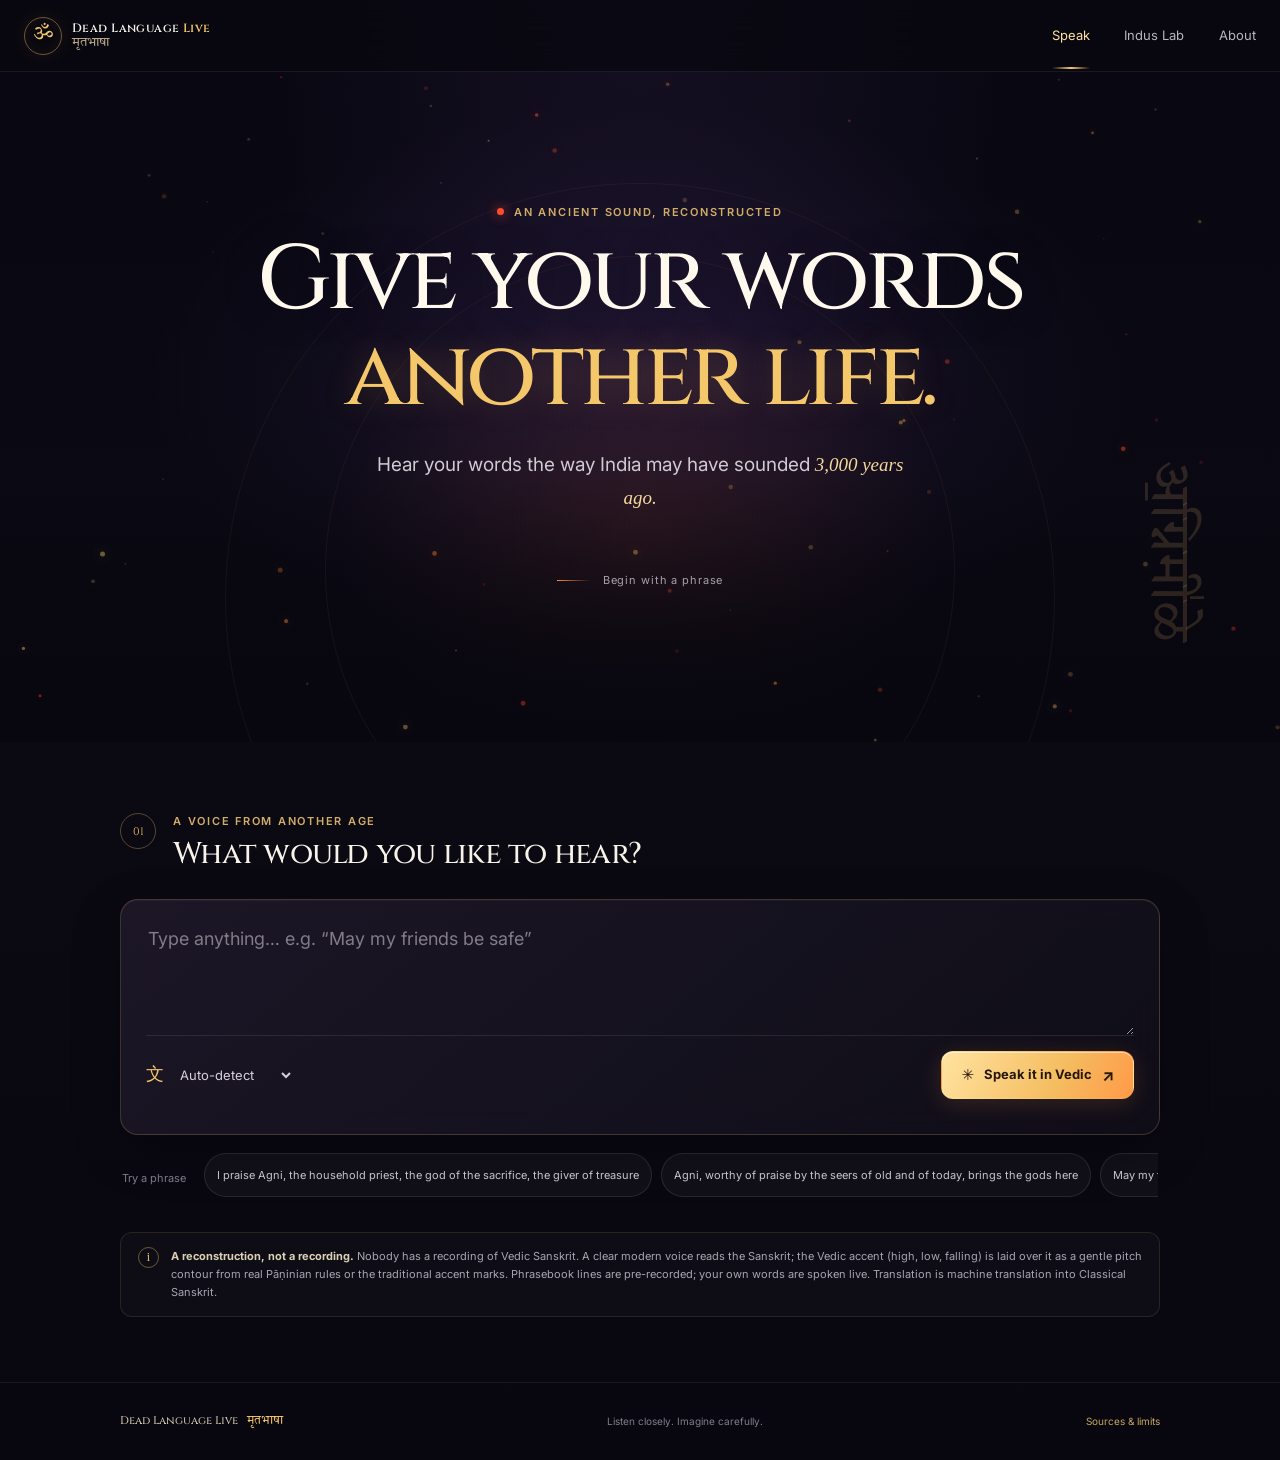
<file: site/index.html>
<!doctype html>
<html lang="en">
<head>
  <meta charset="utf-8">
  <meta name="viewport" content="width=device-width, initial-scale=1, viewport-fit=cover">
  <meta name="theme-color" content="#080710">
  <meta name="description" content="Turn your words into Sanskrit, explore Vedic pitch accents, and listen to a careful synthetic reconstruction.">
  <title>Speak — Dead Language Live</title>
  <link rel="preconnect" href="https://fonts.googleapis.com">
  <link rel="preconnect" href="https://fonts.gstatic.com" crossorigin>
  <link href="https://fonts.googleapis.com/css2?family=Cinzel:wght@500;600;700&family=Inter:wght@400;500;600;700&family=Tiro+Devanagari+Sanskrit&display=swap" rel="stylesheet">
  <link rel="stylesheet" href="style.css?v=2">
  <script defer src="vedic.js"></script>
  <script defer src="translate.js?v=2"></script>
  <script defer src="voice.js?v=4"></script>
  <script defer src="app.js?v=3"></script>
</head>
<body class="page-speak">
  <header class="site-header">
    <a class="brand" href="index.html" aria-label="Dead Language Live home">
      <span class="brand-mark" aria-hidden="true">ॐ</span>
      <span class="brand-copy"><span class="brand-name">Dead Language <b>Live</b></span><span class="brand-devanagari">मृतभाषा</span></span>
    </a>
    <nav class="main-nav" aria-label="Main navigation">
      <a class="nav-link is-current" href="index.html" aria-current="page">Speak</a>
      <a class="nav-link" href="indus.html">Indus Lab</a>
      <a class="nav-link" href="about.html">About</a>
    </nav>
  </header>

  <main>
    <section class="speak-hero" aria-labelledby="hero-title">
      <canvas class="ember-canvas" id="ember-canvas" aria-hidden="true"></canvas>
      <div class="hero-orbit hero-orbit-one" aria-hidden="true"></div>
      <div class="hero-orbit hero-orbit-two" aria-hidden="true"></div>
      <div class="hero-content">
        <p class="hero-kicker"><span class="live-flare" aria-hidden="true"></span> An ancient sound, reconstructed</p>
        <h1 id="hero-title">Give your words<br><span>another life.</span></h1>
        <p class="hero-subtitle">Hear your words the way India may have sounded <em>3,000 years ago.</em></p>
        <a class="hero-scroll" href="#speak-form"><span class="scroll-line" aria-hidden="true"></span> Begin with a phrase</a>
      </div>
      <div class="hero-rune" aria-hidden="true">अ॒ग्निमी॑ळे</div>
    </section>

    <section class="workspace section-shell" id="speak-form" aria-labelledby="input-heading">
      <div class="section-heading">
        <span class="section-index">01</span>
        <div><p class="eyebrow">A voice from another age</p><h2 id="input-heading">What would you like to hear?</h2></div>
      </div>
      <form class="translation-card glass-panel" id="translation-form">
        <label class="visually-hidden" for="source-text">Words to translate</label>
        <textarea id="source-text" name="text" rows="3" placeholder="Type anything… e.g. “May my friends be safe”" autocomplete="off" required></textarea>
        <div class="form-toolbar">
          <label class="language-field" for="source-language"><span class="language-icon" aria-hidden="true">文</span><span class="visually-hidden">Input language</span>
            <select id="source-language" name="lang"><option value="auto">Auto-detect</option><option value="en">English</option><option value="hi">हिन्दी</option><option value="te">తెలుగు</option></select>
          </label>
          <button class="button button-primary speak-submit" id="translate-button" type="submit"><span class="button-spark" aria-hidden="true">✳</span><span>Speak it in Vedic</span><span class="button-arrow" aria-hidden="true">↗</span></button>
        </div>
        <div class="status-line" id="app-status" role="status" aria-live="polite"></div>
      </form>

      <div class="phrasebook-row" aria-label="Try a phrase from the phrasebook">
        <span class="phrasebook-label">Try a phrase</span>
        <div class="phrase-chips" id="phrase-chips"></div>
      </div>

      <section class="result-card glass-panel" id="result-card" aria-labelledby="result-heading" hidden>
        <div class="result-topline"><div><p class="eyebrow">Your words, reshaped</p><h2 class="visually-hidden" id="result-heading">Sanskrit translation and Vedic accent</h2></div><span class="result-source" id="translation-source"></span></div>
        <p class="result-devanagari" id="result-devanagari" lang="sa"></p>
        <p class="result-iast" id="result-iast" lang="sa-Latn"></p>
        <div class="accent-meta" id="accent-meta"></div>
        <div class="melody-panel" aria-label="Pitch contour of the Vedic accents">
          <div class="melody-label"><span id="melody-title">Pitch contour</span><span class="melody-range"><span>high</span><span>low</span></span></div>
          <svg class="pitch-chart" id="pitch-chart" viewBox="0 0 1000 128" role="img" aria-label="Pitch contour: syllables are shown from low to high pitch"></svg>
        </div>
        <div class="syllable-strip" id="syllable-strip" aria-label="Syllables and pitch accents"></div>
        <div class="voice-controls">
          <button class="button button-play" id="play-button" type="button" disabled><span aria-hidden="true">▶</span> Play</button>
          <button class="button button-stop" id="stop-button" type="button" disabled><span aria-hidden="true">■</span> Stop</button>
          <div class="voice-toggles">
            <label class="toggle-field"><input id="accent-toggle" type="checkbox" checked><span class="toggle-track" aria-hidden="true"></span><span>Vedic pitch</span></label>
            <label class="toggle-field"><input id="room-toggle" type="checkbox"><span class="toggle-track" aria-hidden="true"></span><span>Room echo</span></label>
            <label class="toggle-field"><input id="drone-toggle" type="checkbox"><span class="toggle-track" aria-hidden="true"></span><span>Drone</span></label>
          </div>
        </div>
        <div class="utility-controls">
          <button class="text-button" id="download-button" type="button" disabled><span aria-hidden="true">↓</span> Download WAV</button>
          <button class="text-button" id="share-button" type="button"><span aria-hidden="true">↗</span> Share</button>
          <span class="utility-note" id="voice-status" aria-live="polite"></span>
        </div>
        <div class="tone-legend" aria-label="Vedic pitch accent legend">
          <span class="tone-key tone-key-u"><b>U</b><span>udātta · raised</span></span>
          <span class="tone-key tone-key-a"><b>A</b><span>anudātta · low</span></span>
          <span class="tone-key tone-key-s"><b>S</b><span>svarita · falling</span></span>
          <span class="tone-key tone-key-p"><b>P</b><span>pracaya · level</span></span>
        </div>
      </section>

      <aside class="limits-note" aria-label="Important note about this reconstruction"><span class="limits-mark" aria-hidden="true">i</span><p><strong>A reconstruction, not a recording.</strong> Nobody has a recording of Vedic Sanskrit. A clear modern voice reads the Sanskrit; the Vedic accent (high, low, falling) is laid over it as a gentle pitch contour from real Pāṇinian rules or the traditional accent marks. Phrasebook lines are pre-recorded; your own words are spoken live. Translation is machine translation into Classical Sanskrit.</p></aside>
    </section>
  </main>

  <footer class="site-footer"><a class="footer-brand" href="index.html">Dead Language Live <span>मृतभाषा</span></a><span>Listen closely. Imagine carefully.</span><a href="about.html">Sources &amp; limits</a></footer>
</body>
</html>
</file>
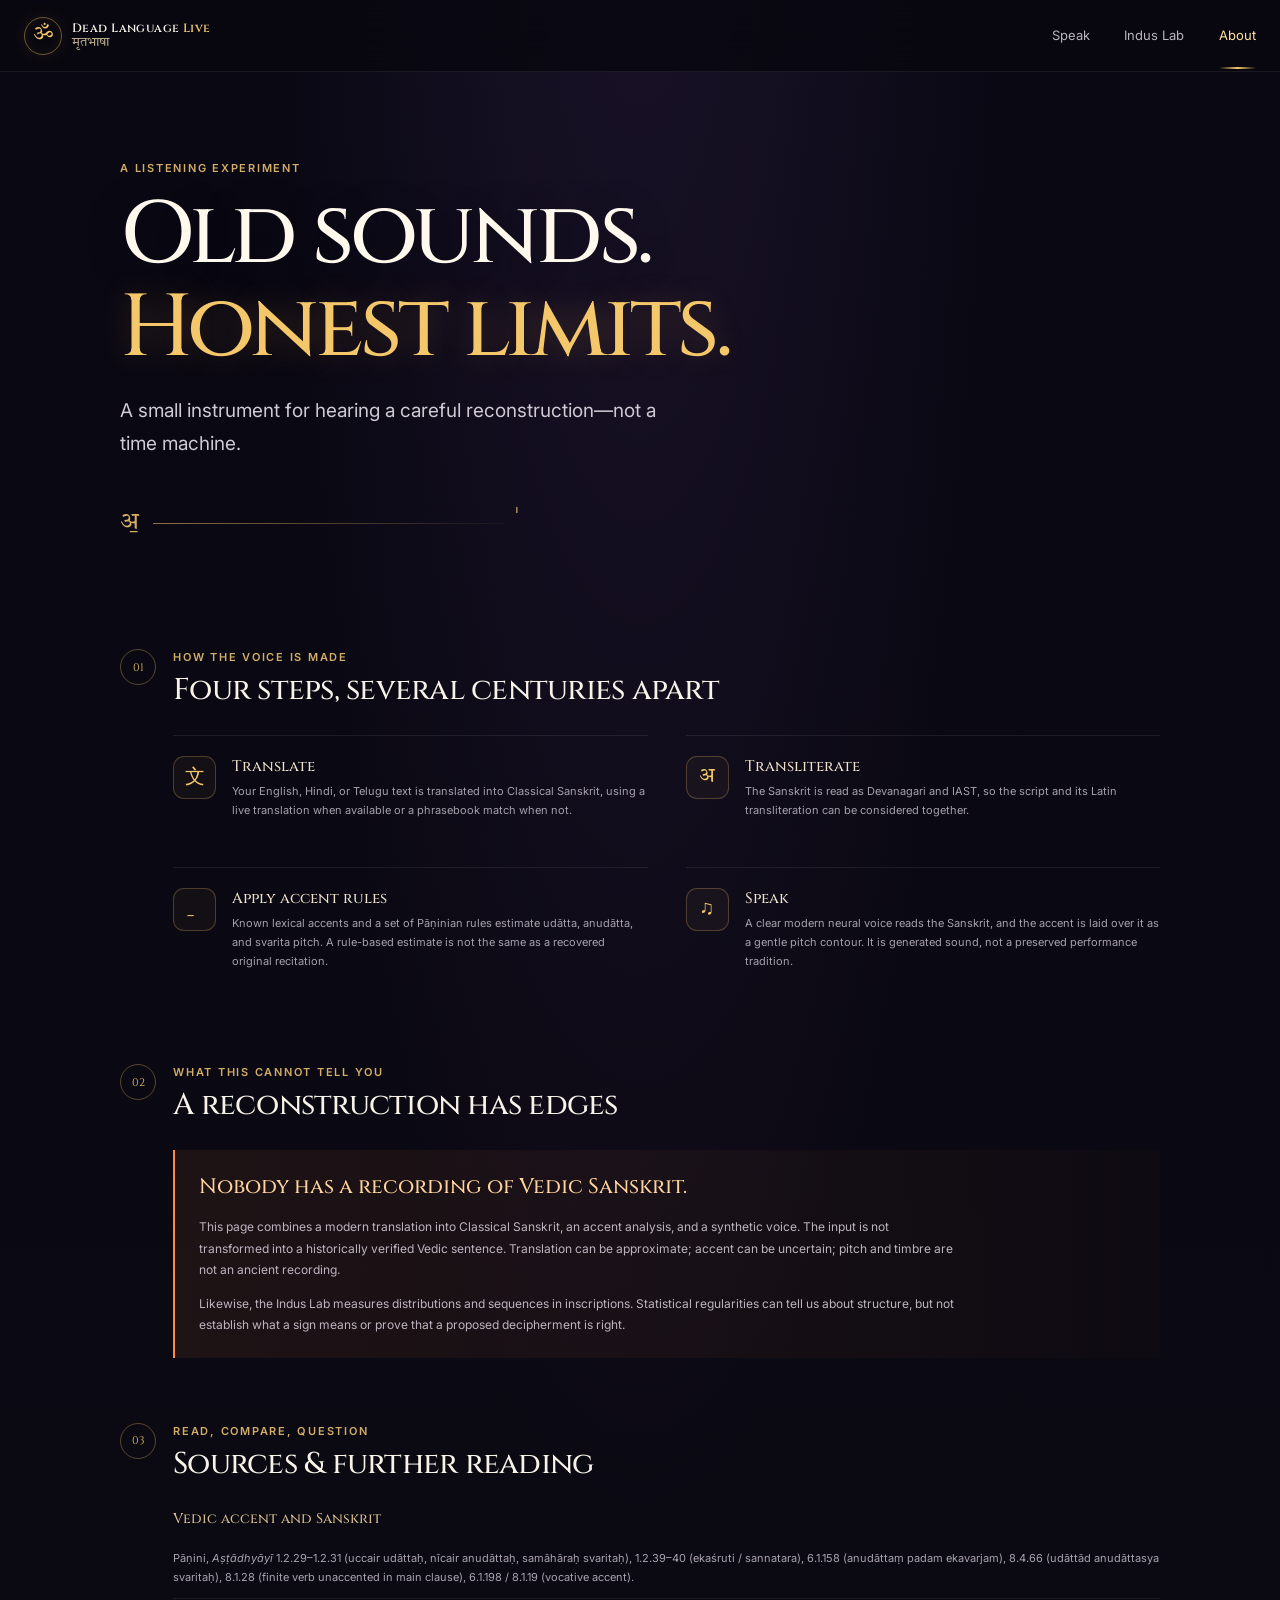
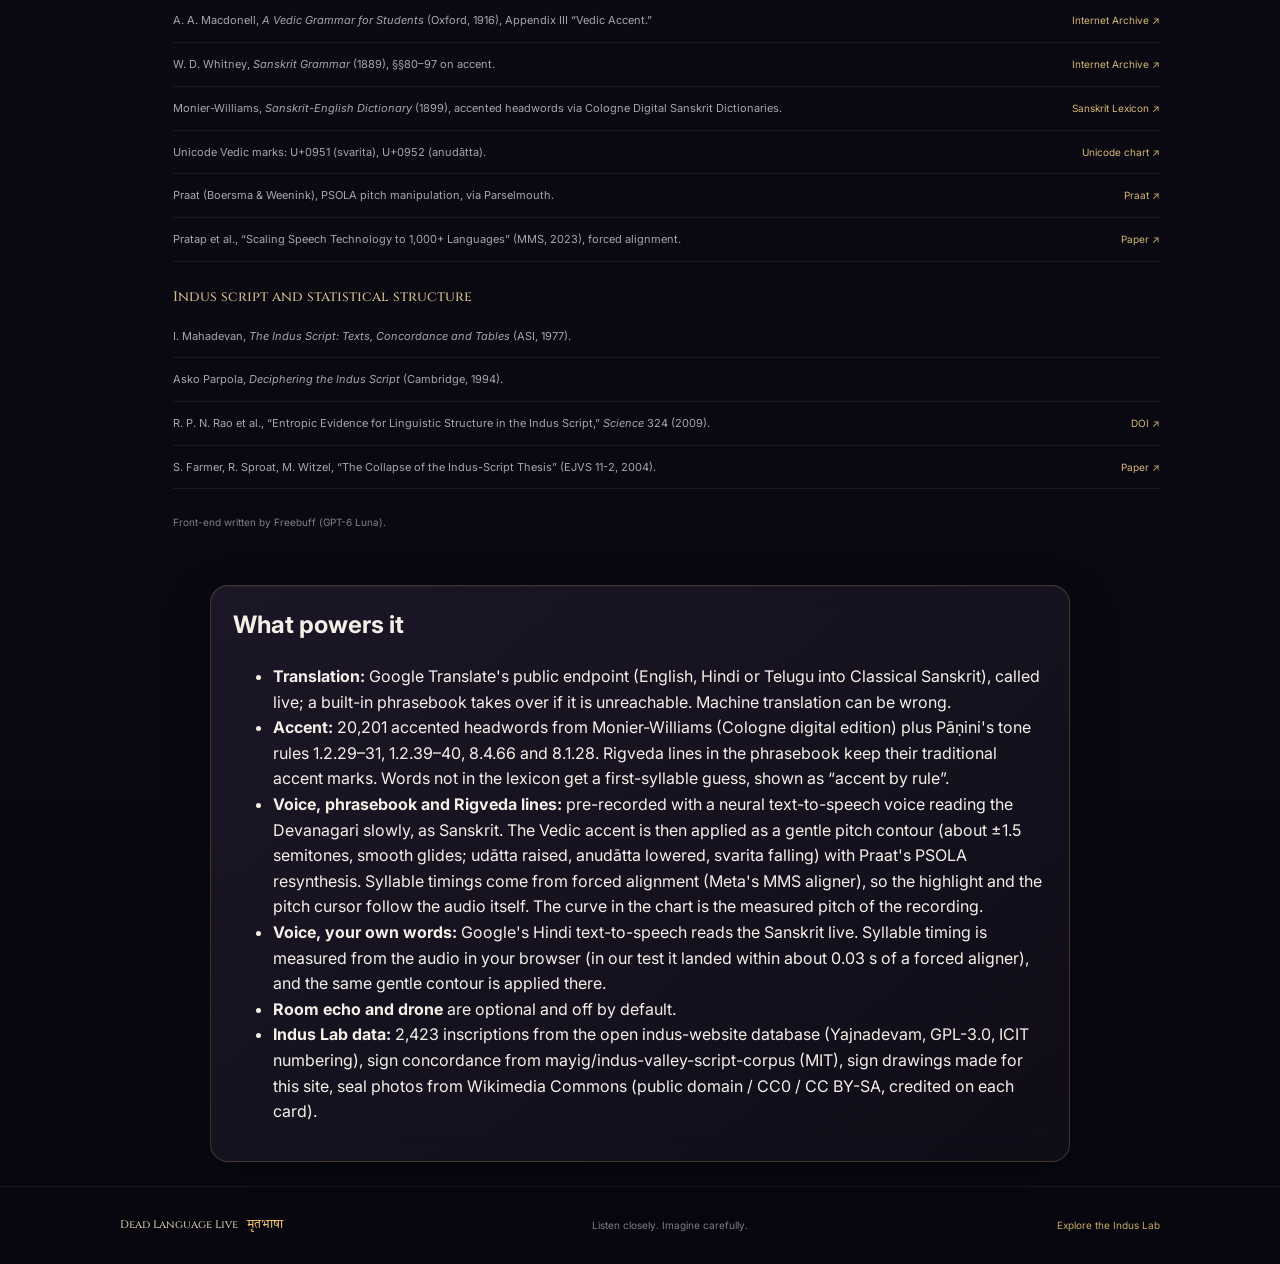
<file: site/about.html>
<!doctype html>
<html lang="en">
<head>
  <meta charset="utf-8">
  <meta name="viewport" content="width=device-width, initial-scale=1, viewport-fit=cover">
  <meta name="theme-color" content="#080710">
  <meta name="description" content="How Dead Language Live reconstructs Vedic Sanskrit—and what it cannot claim.">
  <title>About &amp; Sources — Dead Language Live</title>
  <link rel="preconnect" href="https://fonts.googleapis.com">
  <link rel="preconnect" href="https://fonts.gstatic.com" crossorigin>
  <link href="https://fonts.googleapis.com/css2?family=Cinzel:wght@500;600;700&family=Inter:wght@400;500;600;700&family=Tiro+Devanagari+Sanskrit&display=swap" rel="stylesheet">
  <link rel="stylesheet" href="style.css?v=2">
</head>
<body class="page-about">
  <header class="site-header">
    <a class="brand" href="index.html" aria-label="Dead Language Live home"><span class="brand-mark" aria-hidden="true">ॐ</span><span class="brand-copy"><span class="brand-name">Dead Language <b>Live</b></span><span class="brand-devanagari">मृतभाषा</span></span></a>
    <nav class="main-nav" aria-label="Main navigation"><a class="nav-link" href="index.html">Speak</a><a class="nav-link" href="indus.html">Indus Lab</a><a class="nav-link is-current" href="about.html" aria-current="page">About</a></nav>
  </header>
  <main>
    <section class="about-hero section-shell"><p class="eyebrow">A listening experiment</p><h1>Old sounds.<br><span>Honest limits.</span></h1><p class="hero-subtitle">A small instrument for hearing a careful reconstruction—not a time machine.</p><div class="about-rule" aria-hidden="true"><span>अ॒</span><i></i><span>॑</span></div></section>
    <section class="section-shell about-section" aria-labelledby="method-heading"><div class="section-heading"><span class="section-index">01</span><div><p class="eyebrow">How the voice is made</p><h2 id="method-heading">Four steps, several centuries apart</h2></div></div><ol class="method-list"><li><span class="method-glyph">文</span><div><h3>Translate</h3><p>Your English, Hindi, or Telugu text is translated into Classical Sanskrit, using a live translation when available or a phrasebook match when not.</p></div></li><li><span class="method-glyph">अ</span><div><h3>Transliterate</h3><p>The Sanskrit is read as Devanagari and IAST, so the script and its Latin transliteration can be considered together.</p></div></li><li><span class="method-glyph">॒</span><div><h3>Apply accent rules</h3><p>Known lexical accents and a set of Pāṇinian rules estimate udātta, anudātta, and svarita pitch. A rule-based estimate is not the same as a recovered original recitation.</p></div></li><li><span class="method-glyph">♫</span><div><h3>Speak</h3><p>A clear modern neural voice reads the Sanskrit, and the accent is laid over it as a gentle pitch contour. It is generated sound, not a preserved performance tradition.</p></div></li></ol></section>
    <section class="section-shell about-section limits-section" aria-labelledby="limits-heading"><div class="section-heading"><span class="section-index">02</span><div><p class="eyebrow">What this cannot tell you</p><h2 id="limits-heading">A reconstruction has edges</h2></div></div><div class="honesty-panel"><p class="honesty-lead">Nobody has a recording of Vedic Sanskrit.</p><p>This page combines a modern translation into Classical Sanskrit, an accent analysis, and a synthetic voice. The input is not transformed into a historically verified Vedic sentence. Translation can be approximate; accent can be uncertain; pitch and timbre are not an ancient recording.</p><p>Likewise, the Indus Lab measures distributions and sequences in inscriptions. Statistical regularities can tell us about structure, but not establish what a sign means or prove that a proposed decipherment is right.</p></div></section>
    <section class="section-shell about-section sources-section" aria-labelledby="sources-heading"><div class="section-heading"><span class="section-index">03</span><div><p class="eyebrow">Read, compare, question</p><h2 id="sources-heading">Sources &amp; further reading</h2></div></div><h3 class="source-group-title">Vedic accent and Sanskrit</h3><ul class="source-list"><li><span>Pāṇini, <em>Aṣṭādhyāyī</em> 1.2.29–1.2.31 (uccair udāttaḥ, nīcair anudāttaḥ, samāhāraḥ svaritaḥ), 1.2.39–40 (ekaśruti / sannatara), 6.1.158 (anudāttaṃ padam ekavarjam), 8.4.66 (udāttād anudāttasya svaritaḥ), 8.1.28 (finite verb unaccented in main clause), 6.1.198 / 8.1.19 (vocative accent).</span></li><li><span>A. A. Macdonell, <em>A Vedic Grammar for Students</em> (Oxford, 1916), Appendix III “Vedic Accent.”</span><a href="https://archive.org/details/vedicgrammarfors00macduoft" target="_blank" rel="noreferrer">Internet Archive ↗</a></li><li><span>W. D. Whitney, <em>Sanskrit Grammar</em> (1889), §§80–97 on accent.</span><a href="https://archive.org/details/sanskritgrammari00whit" target="_blank" rel="noreferrer">Internet Archive ↗</a></li><li><span>Monier-Williams, <em>Sanskrit-English Dictionary</em> (1899), accented headwords via Cologne Digital Sanskrit Dictionaries.</span><a href="https://www.sanskrit-lexicon.uni-koeln.de/" target="_blank" rel="noreferrer">Sanskrit Lexicon ↗</a></li><li><span>Unicode Vedic marks: U+0951 (svarita), U+0952 (anudātta).</span><a href="https://www.unicode.org/charts/PDF/U0900.pdf" target="_blank" rel="noreferrer">Unicode chart ↗</a></li><li><span>Praat (Boersma &amp; Weenink), PSOLA pitch manipulation, via Parselmouth.</span><a href="https://www.fon.hum.uva.nl/praat/" target="_blank" rel="noreferrer">Praat ↗</a></li><li><span>Pratap et al., “Scaling Speech Technology to 1,000+ Languages” (MMS, 2023), forced alignment.</span><a href="https://arxiv.org/abs/2305.13516" target="_blank" rel="noreferrer">Paper ↗</a></li></ul>
      <h3 class="source-group-title">Indus script and statistical structure</h3><ul class="source-list"><li><span>I. Mahadevan, <em>The Indus Script: Texts, Concordance and Tables</em> (ASI, 1977).</span></li><li><span>Asko Parpola, <em>Deciphering the Indus Script</em> (Cambridge, 1994).</span></li><li><span>R. P. N. Rao et al., “Entropic Evidence for Linguistic Structure in the Indus Script,” <em>Science</em> 324 (2009).</span><a href="https://doi.org/10.1126/science.1170391" target="_blank" rel="noreferrer">DOI ↗</a></li><li><span>S. Farmer, R. Sproat, M. Witzel, “The Collapse of the Indus-Script Thesis” (EJVS 11-2, 2004).</span><a href="https://www.safarmer.com/fsw2.pdf" target="_blank" rel="noreferrer">Paper ↗</a></li></ul>
      <p class="project-credit">Front-end written by Freebuff (GPT-6 Luna).</p>
    </section>
  </main>
  
<!-- (Tab) engine credits -->
<section class="glass-panel" style="max-width:860px;margin:24px auto;padding:20px 22px;line-height:1.6">
  <h2 style="margin-top:0">What powers it</h2>
  <ul>
    <li><strong>Translation:</strong> Google Translate's public endpoint (English, Hindi or Telugu into Classical Sanskrit), called live; a built-in phrasebook takes over if it is unreachable. Machine translation can be wrong.</li>
    <li><strong>Accent:</strong> 20,201 accented headwords from Monier-Williams (Cologne digital edition) plus Pāṇini's tone rules 1.2.29–31, 1.2.39–40, 8.4.66 and 8.1.28. Rigveda lines in the phrasebook keep their traditional accent marks. Words not in the lexicon get a first-syllable guess, shown as “accent by rule”.</li>
    <li><strong>Voice, phrasebook and Rigveda lines:</strong> pre-recorded with a neural text-to-speech voice reading the Devanagari slowly, as Sanskrit. The Vedic accent is then applied as a gentle pitch contour (about ±1.5 semitones, smooth glides; udātta raised, anudātta lowered, svarita falling) with Praat's PSOLA resynthesis. Syllable timings come from forced alignment (Meta's MMS aligner), so the highlight and the pitch cursor follow the audio itself. The curve in the chart is the measured pitch of the recording.</li>
    <li><strong>Voice, your own words:</strong> Google's Hindi text-to-speech reads the Sanskrit live. Syllable timing is measured from the audio in your browser (in our test it landed within about 0.03 s of a forced aligner), and the same gentle contour is applied there.</li>
    <li><strong>Room echo and drone</strong> are optional and off by default.</li>
    <li><strong>Indus Lab data:</strong> 2,423 inscriptions from the open indus-website database (Yajnadevam, GPL-3.0, ICIT numbering), sign concordance from mayig/indus-valley-script-corpus (MIT), sign drawings made for this site, seal photos from Wikimedia Commons (public domain / CC0 / CC BY-SA, credited on each card).</li>
  </ul>
</section>
<footer class="site-footer"><a class="footer-brand" href="index.html">Dead Language Live <span>मृतभाषा</span></a><span>Listen closely. Imagine carefully.</span><a href="indus.html">Explore the Indus Lab</a></footer>
</body>
</html>
</file>
<file: site/style.css>
@import url('https://fonts.googleapis.com/css2?family=Cinzel:wght@500;600;700&family=Inter:wght@400;500;600;700&family=Tiro+Devanagari+Sanskrit&display=swap');

:root {
  color-scheme: dark;
  --night: #080710;
  --night-blue: #0c0b19;
  --plum: #171024;
  --panel: rgba(21, 18, 31, .84);
  --panel-strong: rgba(29, 23, 38, .94);
  --gold: #f5c76b;
  --gold-bright: #ffe2a2;
  --saffron: #ff8a3d;
  --ember: #ff4d2e;
  --blue: #7192ff;
  --text: #f4f0e8;
  --muted: #aaa5b4;
  --faint: #777281;
  --line: rgba(245, 199, 107, .2);
  --line-soft: rgba(255, 255, 255, .09);
  --display: 'Cinzel', Georgia, serif;
  --body: 'Inter', system-ui, sans-serif;
  --devanagari: 'Tiro Devanagari Sanskrit', serif;
}
* { box-sizing: border-box; }
html { min-width: 320px; scroll-behavior: smooth; scroll-padding-top: 88px; background: var(--night); }
body { min-width: 320px; margin: 0; overflow-x: hidden; color: var(--text); background: radial-gradient(ellipse at 50% -15%, rgba(66, 43, 93, .33), transparent 42%), linear-gradient(180deg, #090813 0%, #0b0912 52%, #080710 100%); font: 16px/1.65 var(--body); -webkit-font-smoothing: antialiased; }
button, select, textarea { font: inherit; }
button, select { color: inherit; }
a { color: inherit; text-decoration: none; }
button { -webkit-tap-highlight-color: transparent; }
::selection { color: #1d1307; background: var(--gold); }
:focus-visible { outline: 2px solid var(--gold-bright); outline-offset: 4px; }
.visually-hidden { position: absolute !important; width: 1px; height: 1px; padding: 0; margin: -1px; overflow: hidden; clip: rect(0,0,0,0); white-space: nowrap; border: 0; }
.section-shell { width: min(1040px, calc(100% - 48px)); margin-inline: auto; }
.site-header { position: sticky; z-index: 20; top: 0; display: flex; align-items: center; justify-content: space-between; min-height: 72px; padding: 10px max(24px, calc((100vw - 1240px)/2)); border-bottom: 1px solid rgba(255,255,255,.07); background: rgba(9,8,16,.86); backdrop-filter: blur(18px); -webkit-backdrop-filter: blur(18px); }
.brand { display: inline-flex; align-items: center; gap: 10px; min-height: 48px; }
.brand-mark { display: grid; width: 38px; height: 38px; place-items: center; border: 1px solid rgba(245,199,107,.42); border-radius: 50%; color: var(--gold); font-family: var(--devanagari); font-size: 21px; box-shadow: 0 0 20px rgba(245,199,107,.08), inset 0 0 16px rgba(245,199,107,.06); }
.brand-copy { display: grid; line-height: 1.2; }
.brand-name { font: 600 12px/1.35 var(--display); letter-spacing: .035em; white-space: nowrap; }
.brand-name b { color: var(--gold); font-weight: 600; }
.brand-devanagari { color: #b8a98b; font: 13px/1.1 var(--devanagari); }
.main-nav { display: flex; align-items: center; gap: clamp(12px, 2.7vw, 36px); }
.nav-link { position: relative; display: grid; min-height: 44px; place-items: center; color: #b9b5bf; font-size: 13px; transition: color .2s ease; }
.nav-link:hover, .nav-link.is-current { color: var(--gold-bright); }
.nav-link.is-current::after { position: absolute; right: 0; bottom: -11px; left: 0; height: 2px; background: linear-gradient(90deg, transparent, var(--gold), transparent); content: ''; }

.speak-hero { position: relative; display: grid; min-height: min(690px, calc(100svh - 72px)); min-height: clamp(550px, calc(100svh - 72px), 720px); place-items: center; overflow: hidden; isolation: isolate; background: radial-gradient(ellipse at 50% 68%, rgba(124,49,22,.22), transparent 34%), radial-gradient(ellipse at 50% 46%, rgba(70,47,111,.27), transparent 54%), linear-gradient(180deg, rgba(8,7,16,.22), rgba(8,7,16,.02) 65%, var(--night)); }
.speak-hero::before { position: absolute; z-index: -2; inset: 0; background: linear-gradient(180deg, transparent 60%, var(--night) 100%); content: ''; }
.ember-canvas { position: absolute; z-index: -1; inset: 0; width: 100%; height: 100%; opacity: .88; }
.hero-content { position: relative; z-index: 1; width: min(820px, calc(100% - 40px)); padding: 55px 0 77px; text-align: center; }
.hero-kicker, .eyebrow { margin: 0 0 12px; color: #d2ad67; font-size: 11px; font-weight: 600; letter-spacing: .16em; text-transform: uppercase; }
.hero-kicker { display: flex; align-items: center; justify-content: center; gap: 10px; }
.live-flare, .badge-pulse { width: 7px; height: 7px; border-radius: 50%; background: var(--ember); box-shadow: 0 0 12px rgba(255,77,46,.85); }
.hero-content h1, .indus-hero h1, .about-hero h1 { margin: 0; color: #fff9ed; font: 500 clamp(45px, 9.4vw, 91px)/1.06 var(--display); letter-spacing: -.045em; text-shadow: 0 5px 40px rgba(0,0,0,.3); }
.hero-content h1 span, .indus-hero h1 span, .about-hero h1 span { color: var(--gold); text-shadow: 0 0 32px rgba(255,174,68,.23); }
.hero-subtitle { max-width: 550px; margin: 22px auto 0; color: #d0cad4; font-size: clamp(15px, 2.6vw, 19px); line-height: 1.75; }
.hero-subtitle em { color: #f4d99d; font-family: Georgia, serif; }
.hero-scroll { display: inline-flex; align-items: center; gap: 12px; margin-top: 57px; color: #a7a0ab; font-size: 11px; letter-spacing: .08em; }
.scroll-line { width: 34px; height: 1px; background: linear-gradient(90deg, var(--saffron), transparent); }
.hero-orbit { position: absolute; z-index: -1; left: 50%; width: min(82vw, 830px); height: min(82vw, 830px); border: 1px solid rgba(245,199,107,.055); border-radius: 50%; transform: translate(-50%, 23%); pointer-events: none; }
.hero-orbit-two { width: min(62vw, 630px); height: min(62vw, 630px); border-color: rgba(255,138,61,.07); transform: translate(-50%, 26%); }
.hero-rune { position: absolute; right: max(6vw, calc((100vw - 1130px)/2)); bottom: 100px; color: rgba(255,203,119,.15); font: clamp(26px, 5vw, 56px) var(--devanagari); writing-mode: vertical-rl; }

.workspace { padding-top: 70px; padding-bottom: 65px; }
.section-heading { display: flex; align-items: flex-start; gap: 17px; margin-bottom: 25px; }
.section-index { display: grid; flex: 0 0 36px; width: 36px; height: 36px; margin-top: 1px; place-items: center; border: 1px solid rgba(245,199,107,.32); border-radius: 50%; color: var(--gold); font: 11px var(--display); }
.section-heading .eyebrow { margin: 0 0 5px; }
.section-heading h2, .section-heading h3 { margin: 0; color: #f8f3e9; font: 500 clamp(22px, 4vw, 30px)/1.3 var(--display); letter-spacing: -.025em; }
.translation-card { padding: 23px 25px 14px; }
.glass-panel { border: 1px solid var(--line); border-radius: 18px; background: linear-gradient(140deg, rgba(30,25,41,.9), rgba(16,14,25,.86)); box-shadow: 0 17px 50px rgba(0,0,0,.24), inset 0 1px rgba(255,255,255,.035); backdrop-filter: blur(16px); -webkit-backdrop-filter: blur(16px); }
.translation-card textarea { display: block; width: 100%; min-height: 112px; resize: vertical; border: 0; outline: 0; color: var(--text); background: transparent; font-size: 18px; line-height: 1.6; }
.translation-card textarea::placeholder { color: #817c88; }
.translation-card textarea:focus-visible { outline: none; }
.form-toolbar { display: flex; align-items: center; justify-content: space-between; gap: 16px; padding-top: 15px; border-top: 1px solid var(--line-soft); }
.language-field, .engine-field { display: inline-flex; align-items: center; gap: 9px; min-height: 44px; color: #aaa3b3; }
.language-icon { color: var(--gold); font-family: Georgia, serif; font-size: 18px; }
.language-field select, .engine-field select { max-width: 150px; min-height: 44px; padding: 0 24px 0 3px; border: 0; color: #d6d0db; background: transparent; font-size: 13px; }
.button { display: inline-flex; position: relative; align-items: center; justify-content: center; gap: 10px; min-height: 48px; padding: 0 19px; border: 1px solid transparent; border-radius: 12px; cursor: pointer; font-size: 13px; font-weight: 700; transition: transform .2s ease, box-shadow .2s ease, border-color .2s ease, background .2s ease; }
.button:hover:not(:disabled) { transform: translateY(-2px); }
.button:active:not(:disabled) { transform: translateY(0); }
.button:disabled { opacity: .48; cursor: not-allowed; }
.button-primary { color: #241708; background: linear-gradient(115deg, #ffe3a0, #f5bd61 60%, #ff9a47); box-shadow: 0 5px 24px rgba(255,151,61,.16), inset 0 1px rgba(255,255,255,.5); }
.button-primary:hover:not(:disabled) { box-shadow: 0 8px 32px rgba(255,151,61,.28), inset 0 1px rgba(255,255,255,.55); }
.button-spark { font-size: 15px; }
.button-arrow { font-size: 16px; }
.status-line { min-height: 21px; padding-top: 5px; color: #c7b381; font-size: 12px; }
.status-line[data-state="error"] { color: #ff987c; }
.status-line[data-state="loading"] { color: var(--gold); }
.phrasebook-row { display: flex; align-items: center; gap: 15px; padding: 16px 2px 0; }
.phrasebook-label { flex: 0 0 auto; color: #827d8b; font-size: 11px; }
.phrase-chips { display: flex; gap: 9px; overflow-x: auto; width: 100%; padding: 2px 3px 8px; scrollbar-width: thin; scrollbar-color: rgba(245,199,107,.24) transparent; }
.phrase-chip { flex: 0 0 auto; min-height: 44px; padding: 7px 12px; border: 1px solid rgba(255,255,255,.1); border-radius: 99px; color: #d0cbd4; background: rgba(255,255,255,.035); cursor: pointer; font-size: 11px; transition: .18s ease; }
.phrase-chip:hover { border-color: rgba(245,199,107,.45); color: var(--gold-bright); background: rgba(245,199,107,.07); }
.result-card { margin-top: 24px; padding: clamp(20px, 5vw, 34px); animation: result-arrive .55s cubic-bezier(.2,.8,.2,1) both; }
.result-card[hidden] { display: none; }
.reading-chip a, .seal-credit a { margin-left: 4px; color: #f1ce80; text-decoration: underline; text-underline-offset: 2px; }
@keyframes result-arrive { from { opacity: 0; transform: translateY(12px); } to { opacity: 1; transform: translateY(0); } }
.result-topline { display: flex; align-items: flex-start; justify-content: space-between; gap: 15px; }
.result-source { padding: 5px 9px; border: 1px solid rgba(245,199,107,.22); border-radius: 99px; color: #e9c779; font-size: 10px; white-space: nowrap; }
.result-devanagari { margin: 15px 0 6px; color: #fff1d1; font: clamp(30px, 8vw, 54px)/1.55 var(--devanagari); text-align: center; overflow-wrap: anywhere; text-shadow: 0 0 34px rgba(255,195,101,.12); }
.result-iast { margin: 0 0 14px; color: #c9a96b; font: italic clamp(15px, 3vw, 19px)/1.65 Georgia, serif; text-align: center; overflow-wrap: anywhere; }
.accent-meta { display: flex; justify-content: center; gap: 8px; flex-wrap: wrap; }
.meta-chip { padding: 4px 9px; border-radius: 99px; color: #aaa5b0; background: rgba(255,255,255,.055); font-size: 10px; }
.meta-chip[data-kind="lexicon"] { color: #f1d48d; }
.melody-panel { margin-top: 25px; padding: 14px 14px 3px; border: 1px solid rgba(255,255,255,.065); border-radius: 12px; background: rgba(6,6,13,.46); }
.melody-label { display: flex; justify-content: space-between; color: #96919f; font-size: 10px; }
.melody-range { display: flex; gap: 15px; color: #74707e; }
.pitch-chart { display: block; width: 100%; height: 96px; overflow: visible; }
.pitch-grid-line { stroke: rgba(255,255,255,.075); stroke-width: 1; stroke-dasharray: 3 7; }
.pitch-contour { fill: none; stroke: #f7bd63; stroke-width: 3; stroke-linecap: round; stroke-linejoin: round; filter: drop-shadow(0 0 5px rgba(255,164,69,.55)); }
.pitch-contour-shadow { fill: none; stroke: rgba(255,127,54,.18); stroke-width: 10; stroke-linecap: round; }
.pitch-node { fill: #17111d; stroke: #f6ce7e; stroke-width: 3; }
.pitch-node.is-current { fill: #fff0c5; stroke: #ff9e45; stroke-width: 5; filter: drop-shadow(0 0 7px #ff9e45); }
.pitch-playhead { fill: #fff2c9; stroke: #ff9e45; stroke-width: 4; filter: drop-shadow(0 0 9px #ff9e45); transition: cx .18s ease, cy .18s ease; }
.syllable-strip { display: flex; align-items: flex-start; justify-content: center; flex-wrap: wrap; gap: 7px; min-height: 54px; padding: 18px 0 7px; }
.syllable-pill { position: relative; min-width: 42px; padding: 5px 8px; border: 1px solid rgba(255,255,255,.13); border-radius: 8px; color: #e8e3e8; background: rgba(255,255,255,.035); font: 14px/1.35 Georgia, serif; text-align: center; transition: .2s ease; }
.syllable-pill small { display: block; color: #8e8995; font: 8px/1.4 var(--body); }
.syllable-pill[data-tone="U"] { border-color: rgba(255,213,121,.5); color: #ffe6a3; background: rgba(255,202,91,.11); transform: translateY(-5px); }
.syllable-pill[data-tone="A"] { border-color: rgba(93,126,244,.42); color: #a6b9ff; background: rgba(59,91,219,.13); transform: translateY(5px); }
.syllable-pill[data-tone="S"] { border-color: rgba(255,138,61,.5); color: #ffb16f; background: rgba(255,102,52,.1); transform: translateY(-2px); }
.syllable-pill[data-tone="P"] { color: #b5b0bc; }
.syllable-pill.is-active { z-index: 1; color: #231809; background: #f5c76b; border-color: #f5c76b; box-shadow: none; }
@keyframes syllable-beat { to { filter: brightness(1.45); box-shadow: 0 0 24px rgba(255,166,69,.6); } }
.voice-controls { display: flex; align-items: center; flex-wrap: wrap; gap: 10px; padding-top: 18px; border-top: 1px solid var(--line-soft); }
.button-play { color: #231809; background: #f5c76b; }
.button-stop { color: #d6ccd1; border-color: rgba(255,255,255,.13); background: rgba(255,255,255,.045); }
.engine-field { margin-left: auto; padding: 0 9px; border: 1px solid rgba(255,255,255,.11); border-radius: 10px; }
.engine-field select { max-width: 185px; }
.toggle-field { display: inline-flex; align-items: center; gap: 8px; min-height: 44px; color: #c3bec8; cursor: pointer; font-size: 11px; }
.toggle-field input { position: absolute; opacity: 0; }
.toggle-track { position: relative; width: 34px; height: 19px; border: 1px solid rgba(255,255,255,.2); border-radius: 99px; background: #292632; transition: .2s ease; }
.toggle-track::after { position: absolute; top: 3px; left: 3px; width: 11px; height: 11px; border-radius: 50%; background: #aaa4b0; transition: .2s ease; content: ''; }
.toggle-field input:checked + .toggle-track { border-color: rgba(245,199,107,.55); background: rgba(245,199,107,.2); }
.toggle-field input:checked + .toggle-track::after { left: 18px; background: var(--gold); box-shadow: 0 0 10px rgba(245,199,107,.65); }
.toggle-field input:focus-visible + .toggle-track { outline: 2px solid var(--gold-bright); outline-offset: 3px; }
.utility-controls { display: flex; align-items: center; gap: 18px; min-height: 43px; border-bottom: 1px solid var(--line-soft); }
.text-button { min-height: 44px; padding: 4px 0; border: 0; color: #b6afbd; background: transparent; cursor: pointer; font-size: 11px; }
.text-button:hover:not(:disabled) { color: var(--gold-bright); }
.text-button:disabled { opacity: .4; cursor: not-allowed; }
.text-button span { color: var(--gold); }
.utility-note { margin-left: auto; color: #bea66f; font-size: 10px; }
.tone-legend { display: flex; flex-wrap: wrap; gap: 12px 20px; padding-top: 17px; }
.tone-key { display: inline-flex; align-items: center; gap: 6px; color: #9b96a2; font-size: 10px; }
.tone-key b { display: grid; width: 19px; height: 19px; place-items: center; border-radius: 6px; font-size: 9px; }
.tone-key-u b { color: #231809; background: var(--gold); }.tone-key-a b { color: #dce4ff; background: #3b5bdb; }.tone-key-s b { color: #271408; background: var(--saffron); }.tone-key-p b { color: #d4cfd8; background: #4d4a56; }
.limits-note { display: flex; align-items: flex-start; gap: 12px; margin-top: 27px; padding: 14px 17px; border: 1px solid rgba(245,199,107,.12); border-radius: 12px; background: rgba(255,255,255,.025); }
.limits-mark { display: grid; flex: 0 0 21px; width: 21px; height: 21px; place-items: center; border: 1px solid rgba(245,199,107,.4); border-radius: 50%; color: var(--gold); font: 12px Georgia,serif; }
.limits-note p { margin: 0; color: #aaa4b0; font-size: 11px; line-height: 1.65; }.limits-note strong { color: #ddd1b5; }
.site-footer { display: flex; justify-content: space-between; align-items: center; gap: 18px; min-height: 78px; padding: 14px max(24px, calc((100vw - 1040px)/2)); border-top: 1px solid rgba(255,255,255,.065); color: #827d89; font-size: 10px; }
.footer-brand { color: #d0c6ad; font: 500 11px var(--display); }.footer-brand span { margin-left: 6px; color: var(--gold); font: 12px var(--devanagari); }
.site-footer > a:last-child { color: #c7a85f; }

/* Indus Lab */
.page-indus { background-image: radial-gradient(ellipse at 84% 3%, rgba(104,49,31,.2), transparent 30%), radial-gradient(ellipse at 6% 17%, rgba(59,43,84,.21), transparent 34%); }
.indus-hero { position: relative; display: grid; grid-template-columns: 1fr .72fr; align-items: center; gap: 20px; min-height: 490px; padding-top: 62px; padding-bottom: 97px; }
.indus-hero-copy { position: relative; z-index: 2; }.indus-hero h1 { font-size: clamp(56px, 9vw, 92px); }.indus-hero .hero-subtitle { margin: 18px 0 0; }
.indus-seal-art { position: relative; display: grid; width: min(270px, 70vw); aspect-ratio: 1; justify-self: center; place-items: center; border: 1px solid rgba(231,181,106,.44); border-radius: 5px; color: #cda76e; background: radial-gradient(ellipse at 60% 44%, rgba(114,76,49,.22), transparent 57%), linear-gradient(145deg, #30251f, #15111a 72%); box-shadow: 0 24px 70px rgba(0,0,0,.4), inset 0 0 0 8px rgba(217,170,104,.05), inset 0 0 35px rgba(0,0,0,.6); transform: rotate(2deg); }
.indus-seal-art::before { position: absolute; inset: 13px; border: 1px solid rgba(229,182,121,.21); content: ''; }
.seal-corner { position: absolute; z-index: 1; width: 17px; height: 17px; border-color: var(--gold); border-style: solid; opacity: .8; }.seal-corner-tl { top: 7px; left: 7px; border-width: 1px 0 0 1px; }.seal-corner-tr { top: 7px; right: 7px; border-width: 1px 1px 0 0; }.seal-corner-bl { bottom: 7px; left: 7px; border-width: 0 0 1px 1px; }.seal-corner-br { right: 7px; bottom: 7px; border-width: 0 1px 1px 0; }
.seal-figure { position: absolute; top: 28%; color: #e3bd83; font: 82px/1 Georgia,serif; filter: drop-shadow(0 4px 2px #130e0b); }.seal-signs { position: absolute; top: 23px; color: #ead1a3; font: 26px Georgia,serif; }.seal-caption { position: absolute; bottom: 20px; color: #977b5a; font-size: 7px; letter-spacing: .15em; }
.experiment-badge { position: absolute; bottom: 44px; left: 0; display: inline-flex; align-items: center; gap: 9px; min-height: 37px; padding: 6px 12px; border: 1px solid rgba(255,116,62,.4); border-radius: 6px; color: #ffae76; background: rgba(109,37,26,.19); font-size: 10px; font-weight: 700; letter-spacing: .11em; }
.badge-pulse { width: 6px; height: 6px; background: #ff7545; animation: badge-glow 1.7s ease-in-out infinite alternate; }@keyframes badge-glow { to { box-shadow: 0 0 18px #ff7545; } }
.indus-intro { position: absolute; right: 0; bottom: 37px; width: min(580px, 62%); margin: 0; color: #aaa4b1; font-size: 12px; line-height: 1.7; }
.lab-section { padding-top: 52px; padding-bottom: 24px; }.lab-section + .lab-section { margin-top: 14px; }.section-count { margin: 10px 0 0 auto; color: #8a8491; font-size: 11px; white-space: nowrap; }.section-intro { max-width: 650px; margin: -10px 0 22px 53px; color: #a9a3b0; font-size: 12px; line-height: 1.75; }
.sign-grid { display: grid; grid-template-columns: repeat(auto-fill,minmax(83px,1fr)); gap: 10px; }
.sign-cell { position: relative; min-width: 0; }
.sign-tile { display: grid; width: 100%; min-width: 0; min-height: 105px; place-items: center; padding: 9px 5px 7px; border: 1px solid rgba(215,177,125,.16); border-radius: 11px; color: #dbc39c; background: linear-gradient(145deg, rgba(62,48,39,.56), rgba(22,19,25,.91)); box-shadow: inset 0 1px 0 rgba(255,255,255,.045), inset 0 -5px 13px rgba(0,0,0,.22); cursor: pointer; transition: border-color .18s ease, transform .18s ease, box-shadow .18s ease; }
.sign-tile:hover, .sign-tile:focus-visible { border-color: rgba(245,199,107,.59); box-shadow: 0 0 21px rgba(245,199,107,.1), inset 0 1px 0 rgba(255,255,255,.06); transform: translateY(-2px); }
.sign-inspect-button { position: absolute; z-index: 1; top: 5px; right: 5px; display: grid; width: 44px; height: 44px; place-items: center; border: 1px solid rgba(245,199,107,.29); border-radius: 50%; color: #f0ce8b; background: rgba(12,10,14,.86); cursor: pointer; font: italic 13px Georgia,serif; }
.sign-inspect-button:hover { border-color: var(--gold); background: rgba(78,55,35,.92); }
@media (max-width: 700px) { .sign-tile { min-height: 130px; padding-top: 49px; } }
@media (max-width: 380px) { .sign-tile { min-height: 130px; } }
.indus-glyph { display: grid; width: 56px; height: 56px; place-items: center; color: #e4ccaa; filter: drop-shadow(0 1px 1px rgba(255,227,185,.15)); }.indus-glyph svg { display: block; width: 100%; height: 100%; }.indus-glyph svg path, .indus-glyph svg line, .indus-glyph svg circle, .indus-glyph svg rect, .indus-glyph svg ellipse, .indus-glyph svg polyline, .indus-glyph svg polygon { vector-effect: non-scaling-stroke; }
.sign-tile-id { color: #debc7e; font: 600 9px var(--display); }.sign-tile-name { max-width: 100%; overflow: hidden; color: #918a90; font-size: 9px; text-overflow: ellipsis; white-space: nowrap; }
.sign-tile-unknown { min-height: 58px; padding: 12px; color: #d0c3aa; font: 600 11px var(--display); letter-spacing: .04em; overflow-wrap: anywhere; }
.sign-tile-unknown:hover { background: linear-gradient(145deg, rgba(78,58,42,.72), rgba(22,19,25,.91)); }
.lab-meta { max-width: 900px; margin-top: 9px !important; color: #88818d !important; font-size: 10px !important; line-height: 1.65; }
.lab-meta-disclaimer { color: #c09c61 !important; }
.prediction-check, .prediction-observed { grid-column: 1/-1; color: #948c99; font-size: 10px; line-height: 1.55; }
.prediction-observed { color: #c1a46b; font-style: italic; }
.seal-gallery { display: grid; grid-template-columns: repeat(3,minmax(0,1fr)); gap: 15px; }.seal-card { min-width: 0; overflow: hidden; border: 1px solid rgba(215,177,125,.16); border-radius: 13px; background: rgba(20,17,24,.82); }.seal-image-wrap { display: grid; position: relative; min-height: 160px; place-items: center; overflow: hidden; background: radial-gradient(ellipse, rgba(141,99,56,.23), rgba(30,24,23,.72)); }.seal-image { display: block; width: 100%; height: 180px; object-fit: cover; filter: sepia(.25) saturate(.74) brightness(.78); }.seal-image-placeholder { color: #c5a477; font: 53px var(--devanagari); }.seal-copy { padding: 14px; }.seal-copy h3 { margin: 0; color: #eee3d0; font: 500 16px var(--display); }.seal-meta { margin: 5px 0 10px; color: #9b929d; font-size: 10px; }.seal-description { margin: 0 0 11px; color: #b5aeb5; font-size: 11px; line-height: 1.6; }.seal-credit { display: block; margin-top: 10px; color: #807985; font-size: 9px; }.seal-sequence { display: flex; align-items: center; gap: 5px; flex-wrap: wrap; padding-top: 8px; border-top: 1px solid rgba(255,255,255,.07); }.seal-sequence .indus-glyph { width: 28px; height: 28px; }.sequence-arrow { color: #a28250; font-size: 10px; }
.theory-section { padding-top: 55px; }.theory-layout { display: grid; grid-template-columns: minmax(210px,.65fr) 1.35fr; gap: 16px; }.theory-list { display: grid; align-content: start; gap: 8px; }.theory-option { display: flex; align-items: flex-start; gap: 10px; width: 100%; min-height: 61px; padding: 12px; border: 1px solid rgba(255,255,255,.09); border-radius: 10px; color: #c9c3cd; background: rgba(255,255,255,.025); cursor: pointer; text-align: left; transition: .2s ease; }.theory-option:hover, .theory-option.is-selected { border-color: rgba(245,199,107,.43); background: rgba(245,199,107,.07); }.theory-option input { accent-color: var(--gold); }.theory-option strong { display: block; color: #e3d8c5; font-size: 12px; font-weight: 600; }.theory-option small { display: block; margin-top: 3px; color: #88818e; font-size: 10px; }.theory-detail { min-height: 100%; padding: 20px; }.theory-detail h3 { margin: 0 0 10px; color: var(--gold-bright); font: 500 18px var(--display); }.theory-detail p { margin: 0 0 12px; color: #b5adb8; font-size: 12px; }.theory-readings { display: flex; flex-wrap: wrap; gap: 6px; padding-top: 10px; border-top: 1px solid var(--line-soft); }.reading-chip { padding: 5px 8px; border-radius: 6px; color: #d5bc90; background: rgba(245,199,107,.07); font-size: 10px; }.theory-citations { display: grid; gap: 5px; margin-top: 12px; }.theory-citations a, .source-links a { color: #d6b978; font-size: 10px; text-decoration: underline; text-decoration-color: rgba(214,185,120,.3); text-underline-offset: 3px; }.empty-lab-mark { color: rgba(245,199,107,.7) !important; font: 42px var(--display) !important; }
.run-test-button { margin: 17px 0 0 226px; min-width: 180px; }.analysis-results { display: grid; grid-template-columns: repeat(2,minmax(0,1fr)); gap: 14px; margin-top: 20px; }.analysis-results:empty { display: none; }.analysis-panel { min-width: 0; padding: 17px; border: 1px solid rgba(245,199,107,.15); border-radius: 12px; background: rgba(17,15,23,.75); animation: result-arrive .4s ease both; }.analysis-panel.wide { grid-column: 1/-1; }.analysis-panel h3 { margin: 0 0 12px; color: #e4d4b1; font: 500 14px var(--display); }.analysis-panel p { margin: 8px 0 0; color: #9d96a1; font-size: 10px; }.chart-svg { display: block; width: 100%; height: 190px; overflow: visible; }.chart-axis { stroke: rgba(255,255,255,.2); stroke-width: 1; }.chart-label { fill: #99929c; font: 10px var(--body); }.chart-dot { fill: #f5c76b; opacity: .8; }.chart-fit { stroke: #ff8a3d; stroke-width: 2; stroke-dasharray: 4 5; }.position-row { display: grid; grid-template-columns: 45px 1fr 35px; align-items: center; gap: 7px; margin: 7px 0; }.position-label { color: #d1c6b1; font: 9px var(--display); }.position-track { display: flex; height: 12px; overflow: hidden; border-radius: 99px; background: #24212a; }.position-segment.initial { background: #e0aa5d; }.position-segment.medial { background: #7564a5; }.position-segment.final { background: #d46846; }.position-total { color: #948d9a; font-size: 9px; text-align: right; }.position-legend { display: flex; gap: 12px; margin-top: 13px; color: #a7a0ab; font-size: 9px; }.position-legend i { display: inline-block; width: 8px; height: 8px; margin-right: 4px; border-radius: 2px; }.bigrams-list { display: grid; gap: 8px; }.bigram-row { display: grid; grid-template-columns: minmax(100px,1fr) 1fr 34px; align-items: center; gap: 10px; }.bigram-signs { display: flex; align-items: center; gap: 2px; color: #d1b47e; font-size: 10px; }.bigram-signs .indus-glyph { width: 24px; height: 24px; }.bigram-bar { height: 6px; border-radius: 99px; background: linear-gradient(90deg,#866343,#f5c76b); }.bigram-count { color: #c9bdab; font-size: 10px; text-align: right; }.entropy-pair { display: grid; grid-template-columns: 1fr 1fr; gap: 12px; }.entropy-value { padding: 14px; border: 1px solid rgba(255,255,255,.07); border-radius: 9px; background: rgba(255,255,255,.025); }.entropy-value strong { display: block; color: #f4ce7d; font: 24px var(--display); }.entropy-value span { color: #98919c; font-size: 10px; }.prediction-list { display: grid; gap: 9px; }.prediction-row { display: grid; grid-template-columns: 1fr auto; gap: 5px 10px; padding: 11px 0; border-bottom: 1px solid rgba(255,255,255,.07); }.prediction-row:last-child { border: 0; }.prediction-text { color: #d7d0d9; font-size: 11px; }.prediction-result { padding: 3px 7px; border-radius: 99px; font-size: 9px; text-transform: lowercase; }.prediction-result.consistent { color: #c3e6b1; background: rgba(104,172,76,.14); }.prediction-result.not-consistent { color: #ffb1a0; background: rgba(210,70,48,.14); }.prediction-result.inconclusive { color: #e6ce90; background: rgba(205,160,51,.14); }.prediction-explanation { grid-column: 1/-1; color: #918b96; font-size: 10px; }.lab-caveat { margin: 15px 0 0; color: #bb9a61; font-size: 11px; }
.sequence-board { padding: 17px; }.sequence-display { display: flex; flex-direction: row-reverse; align-items: center; justify-content: flex-start; min-height: 105px; overflow-x: auto; padding: 12px; border: 1px dashed rgba(245,199,107,.18); border-radius: 10px; background: rgba(5,5,10,.3); }.sequence-empty { width: 100%; margin: 0; color: #77717d; font-size: 11px; text-align: center; }.sequence-item { flex: 0 0 auto; display: grid; width: 66px; min-height: 77px; place-items: center; margin-left: 7px; border: 1px solid rgba(245,199,107,.24); border-radius: 9px; background: rgba(57,42,34,.54); }.sequence-item .indus-glyph { width: 44px; height: 44px; }.sequence-item small { color: #b69764; font-size: 8px; }.sequence-controls { display: flex; gap: 18px; }.sequence-verdict { min-height: 26px; padding-top: 7px; color: #c7a85f; font-size: 11px; }.lab-footer { padding-top: 28px; padding-bottom: 32px; border-top: 1px solid rgba(255,255,255,.07); }.lab-footer p { margin: 0 0 9px; color: #aaa2af; font-size: 10px; }.source-links { display: flex; flex-wrap: wrap; gap: 10px 15px; }
.sign-sheet { position: fixed; width: min(670px, calc(100vw - 32px)); max-height: min(82vh, 720px); padding: 0; overflow: auto; border: 1px solid rgba(245,199,107,.32); border-radius: 17px; color: var(--text); background: #17141e; box-shadow: 0 25px 90px rgba(0,0,0,.72); }.sign-sheet::backdrop { background: rgba(4,3,8,.72); backdrop-filter: blur(6px); }.sheet-close { position: absolute; z-index: 2; top: 10px; right: 12px; display: grid; width: 44px; height: 44px; place-items: center; border: 1px solid rgba(255,255,255,.14); border-radius: 50%; color: #d8cfbf; background: rgba(8,7,12,.65); cursor: pointer; font-size: 25px; }.sheet-sign { display: grid; min-height: 230px; place-items: center; color: #e3c797; background: radial-gradient(ellipse, rgba(162,111,60,.23), transparent 66%), linear-gradient(135deg,#30241d,#17141b); }.sheet-sign .indus-glyph { width: 140px; height: 140px; }.sheet-content { padding: 23px; }.sheet-content .eyebrow { margin-bottom: 3px; }.sheet-content h2 { margin: 0; font: 500 26px var(--display); }.sheet-id { margin: 0 0 17px; color: #b99b67; font-size: 11px; }.sheet-stat { padding: 11px 0; border-top: 1px solid var(--line-soft); border-bottom: 1px solid var(--line-soft); color: #e8d9bb; font-size: 12px; }.sheet-content h3 { margin: 17px 0 8px; color: #d1c3ab; font: 500 12px var(--display); }.position-bars { display: grid; gap: 8px; }.sheet-position { display: grid; grid-template-columns: 57px 1fr 45px; align-items: center; gap: 9px; color: #a9a2ae; font-size: 10px; }.sheet-position-track { height: 8px; overflow: hidden; border-radius: 9px; background: #302b36; }.sheet-position-track span { display: block; height: 100%; border-radius: inherit; background: linear-gradient(90deg,#906a43,#f5c76b); }.reading-list { display: flex; flex-wrap: wrap; gap: 7px; }.sheet-compose { margin-top: 20px; }

/* About */
.about-hero { position: relative; padding-top: 87px; padding-bottom: 67px; }.about-hero h1 { font-size: clamp(54px, 9vw, 88px); }.about-hero .hero-subtitle { margin: 18px 0 0; }.about-rule { display: flex; align-items: center; gap: 14px; width: min(400px,100%); margin-top: 47px; color: #d6ad67; font: 24px var(--devanagari); }.about-rule i { flex: 1; height: 1px; background: linear-gradient(90deg,rgba(245,199,107,.55),rgba(245,199,107,.03)); }
.about-section { padding-top: 42px; padding-bottom: 22px; }.method-list { display: grid; grid-template-columns: 1fr 1fr; gap: 0 38px; padding: 0; margin: 0 0 0 53px; list-style: none; }.method-list li { display: flex; gap: 16px; min-height: 132px; padding: 20px 0; border-top: 1px solid rgba(255,255,255,.08); }.method-glyph { display: grid; flex: 0 0 43px; width: 43px; height: 43px; place-items: center; border: 1px solid rgba(245,199,107,.25); border-radius: 11px; color: var(--gold); background: rgba(245,199,107,.04); font: 20px var(--devanagari); }.method-list h3 { margin: 0 0 5px; color: #eee2cc; font: 500 15px var(--display); }.method-list p { margin: 0; color: #a6a0ac; font-size: 11px; line-height: 1.7; }.honesty-panel { margin-left: 53px; padding: 22px 24px; border-left: 2px solid var(--saffron); background: linear-gradient(90deg,rgba(255,138,61,.08),rgba(255,138,61,.015)); }.honesty-panel p { max-width: 760px; margin: 0 0 12px; color: #bcb4bf; font-size: 12px; line-height: 1.8; }.honesty-panel p:last-child { margin-bottom: 0; }.honesty-panel .honesty-lead { color: #ffd49c; font: 500 21px/1.5 var(--display); }.source-group-title { margin: 25px 0 9px 53px; color: #d5bd8d; font: 500 14px var(--display); }.source-list { display: grid; gap: 0; padding: 0; margin: 0 0 0 53px; list-style: none; }.source-list li { display: flex; justify-content: space-between; align-items: baseline; gap: 18px; padding: 12px 0; border-bottom: 1px solid rgba(255,255,255,.07); color: #a9a3af; font-size: 11px; line-height: 1.7; }.source-list li a { flex: 0 0 auto; color: #d7b971; font-size: 10px; }.project-credit { margin: 25px 0 8px 53px; color: #857f8b; font-size: 10px; }

@media (min-width: 1100px) { .speak-hero { min-height: 670px; } }
@media (max-width: 700px) {
  .site-header { min-height: 64px; padding: 7px 16px; }.brand { gap: 7px; }.brand-mark { width: 33px; height: 33px; font-size: 18px; }.brand-name { font-size: 10px; }.brand-devanagari { font-size: 11px; }.main-nav { gap: clamp(10px,3vw,19px); }.nav-link { font-size: 11px; }.nav-link.is-current::after { bottom: -8px; }
  .section-shell { width: min(100% - 34px, 540px); }.speak-hero { min-height: min(680px, calc(100svh - 64px)); min-height: clamp(500px, calc(91svh - 64px), 660px); }.hero-content { width: calc(100% - 34px); padding: 38px 0 58px; }.hero-content h1 { font-size: clamp(43px, 11vw, 68px); }.hero-kicker { font-size: 9px; letter-spacing: .12em; }.hero-subtitle { max-width: 340px; margin-top: 19px; font-size: 15px; }.hero-scroll { margin-top: 42px; }.hero-rune { right: 20px; bottom: 62px; font-size: 25px; }.hero-orbit { width: 128vw; height: 128vw; transform: translate(-50%, 24%); }.hero-orbit-two { width: 94vw; height: 94vw; }
  .workspace { padding-top: 46px; padding-bottom: 38px; }.section-heading { gap: 12px; margin-bottom: 19px; }.section-index { flex-basis: 31px; width: 31px; height: 31px; font-size: 9px; }.section-heading h2 { font-size: 21px; }.section-heading .eyebrow { font-size: 9px; }.translation-card { padding: 17px 16px 11px; border-radius: 15px; }.translation-card textarea { min-height: 101px; font-size: 16px; }.form-toolbar { align-items: stretch; gap: 7px; }.language-field { gap: 5px; }.language-field select { max-width: 110px; font-size: 11px; }.button { min-height: 48px; }.speak-submit { gap: 7px; padding: 0 12px; font-size: 11px; }.phrasebook-row { display: block; padding-top: 12px; }.phrasebook-label { display: block; margin: 0 0 5px 3px; }.phrase-chips { margin-inline: -2px; width: calc(100% + 4px); }.phrase-chip { min-height: 44px; }
  .result-card { margin-top: 17px; padding: 18px 15px; border-radius: 15px; }.result-source { max-width: 138px; font-size: 9px; white-space: normal; text-align: center; }.result-devanagari { margin-top: 8px; font-size: clamp(29px,8vw,43px); }.melody-panel { margin-top: 18px; padding: 11px 9px 0; }.pitch-chart { height: 84px; }.syllable-strip { justify-content: flex-start; gap: 7px; padding-top: 15px; }.syllable-pill { min-width: 37px; padding: 4px 6px; font-size: 12px; }.voice-controls { gap: 7px; padding-top: 13px; }.voice-controls .button { min-height: 44px; padding-inline: 12px; font-size: 11px; }.engine-field { order: 3; width: 100%; margin-left: 0; }.engine-field select { width: 100%; max-width: none; }.toggle-field { margin-left: auto; }.utility-controls { gap: 14px; }.utility-note { font-size: 9px; text-align: right; }.tone-legend { gap: 9px 14px; }.tone-key { font-size: 9px; }.limits-note { gap: 9px; padding: 12px; }.limits-note p { font-size: 10px; }.site-footer { flex-wrap: wrap; justify-content: space-between; min-height: 72px; padding: 14px 18px; }.site-footer > span { order: 3; width: 100%; }
  .indus-hero { grid-template-columns: 1fr .7fr; gap: 6px; min-height: 445px; padding-top: 55px; padding-bottom: 96px; }.indus-hero h1 { font-size: clamp(47px,11vw,67px); }.indus-hero .hero-subtitle { font-size: 13px; }.indus-seal-art { width: min(180px, 45vw); }.seal-figure { font-size: 57px; }.seal-signs { font-size: 19px; }.seal-caption { bottom: 14px; font-size: 5px; }.experiment-badge { bottom: 54px; min-height: 34px; padding-inline: 9px; font-size: 8px; }.indus-intro { bottom: 5px; width: 100%; font-size: 10px; }
  .lab-section { padding-top: 38px; }.section-intro { margin-left: 43px; font-size: 11px; }.sign-grid { grid-template-columns: repeat(auto-fill,minmax(70px,1fr)); gap: 7px; }.sign-tile { min-height: 91px; }.indus-glyph { width: 48px; height: 48px; }.sign-tile-name { font-size: 8px; }.seal-gallery { grid-template-columns: 1fr 1fr; gap: 9px; }.seal-image-wrap { min-height: 115px; }.seal-image { height: 125px; }.seal-copy { padding: 10px; }.seal-copy h3 { font-size: 13px; }.seal-meta,.seal-description { font-size: 9px; }.theory-layout { grid-template-columns: 1fr; }.theory-list { grid-template-columns: 1fr 1fr; }.theory-option { min-height: 67px; padding: 9px; }.theory-option strong { font-size: 10px; }.theory-option small { font-size: 9px; }.theory-detail { min-height: 130px; padding: 15px; }.run-test-button { width: 100%; margin: 14px 0 0; }.analysis-results { grid-template-columns: 1fr; gap: 10px; }.analysis-panel.wide { grid-column: auto; }.analysis-panel { padding: 14px; }.bigram-row { grid-template-columns: minmax(94px,1fr) 1fr 28px; gap: 7px; }.lab-footer { padding-top: 20px; }.sign-sheet { position: fixed; inset: auto 0 0; width: 100%; max-width: none; max-height: 86vh; margin: 0; border-radius: 18px 18px 0 0; }.sign-sheet::backdrop { background: rgba(4,3,8,.65); }.sheet-sign { min-height: 170px; }.sheet-sign .indus-glyph { width: 110px; height: 110px; }.sheet-content { padding: 19px; }
  .about-hero { padding-top: 58px; padding-bottom: 44px; }.about-hero h1 { font-size: clamp(48px,11vw,69px); }.about-hero .hero-subtitle { font-size: 14px; }.about-rule { margin-top: 30px; }.about-section { padding-top: 28px; }.method-list { grid-template-columns: 1fr; margin-left: 43px; }.method-list li { min-height: 0; padding: 15px 0; }.method-list p { font-size: 10px; }.honesty-panel, .source-group-title, .source-list, .project-credit { margin-left: 43px; }.honesty-panel { padding: 16px; }.honesty-panel .honesty-lead { font-size: 17px; }.honesty-panel p { font-size: 10px; }.source-list li { display: block; padding: 10px 0; font-size: 10px; }.source-list li a { display: inline-block; margin-top: 3px; }
}
@media (max-width: 380px) {
  .site-header { padding-inline: 11px; }.brand-name { font-size: 9px; }.brand-mark { width: 30px; height: 30px; }.main-nav { gap: 9px; }.nav-link { font-size: 10px; }.section-shell { width: calc(100% - 28px); }.speak-submit { padding-inline: 9px; font-size: 10px; }.language-field select { max-width: 96px; }.section-heading h2 { font-size: 19px; }.tone-legend { gap: 8px 10px; }.tone-key { font-size: 8px; }.indus-hero { grid-template-columns: 1fr .6fr; }.indus-seal-art { width: 41vw; }.theory-list { grid-template-columns: 1fr; }.sign-grid { grid-template-columns: repeat(auto-fill,minmax(64px,1fr)); }
}
@media (prefers-reduced-motion: reduce) {
  *, *::before, *::after { scroll-behavior: auto !important; animation-duration: .01ms !important; animation-iteration-count: 1 !important; transition-duration: .01ms !important; }
}

/* (Tab fix) no sideways scroll on narrow phones in the Indus Lab */
@media (max-width: 640px) {
  #theory-list, .theory-list { grid-template-columns: 1fr !important; }
  .theory-option, .theory-option *, .theory-detail, .theory-detail *, .reading-chip { min-width: 0; max-width: 100%; overflow-wrap: anywhere; }
  .reading-chip { white-space: normal; }
  .section-count { white-space: normal; max-width: 100%; overflow-wrap: anywhere; }
}

/* (Tab) v2 voice: calmer while playing, time-true pitch chart */
.voice-toggles { display: flex; flex-wrap: wrap; gap: 8px 14px; margin-left: auto; }
.pitch-band { fill: rgba(255,255,255,.025); stroke: none; transition: fill .08s linear; }
.pitch-syl.is-current .pitch-band { fill: rgba(245,199,107,.16); }
.pitch-contour { fill: none; stroke: #f5c76b; stroke-width: 3.2; stroke-linecap: round; stroke-linejoin: round; filter: none; }
.pitch-cursor { stroke: #fff2c9; stroke-width: 2; }
.syllable-pill { transition: background-color .08s linear, color .08s linear; }
body.is-speaking .hero-orbit, body.is-speaking .live-flare, body.is-speaking .hero-rune, body.is-speaking .badge-glow { animation-play-state: paused !important; }
body.is-speaking [class*="glow"] { animation-play-state: paused !important; }
@media (max-width: 560px) { .voice-toggles { margin-left: 0; width: 100%; } }
</file>
